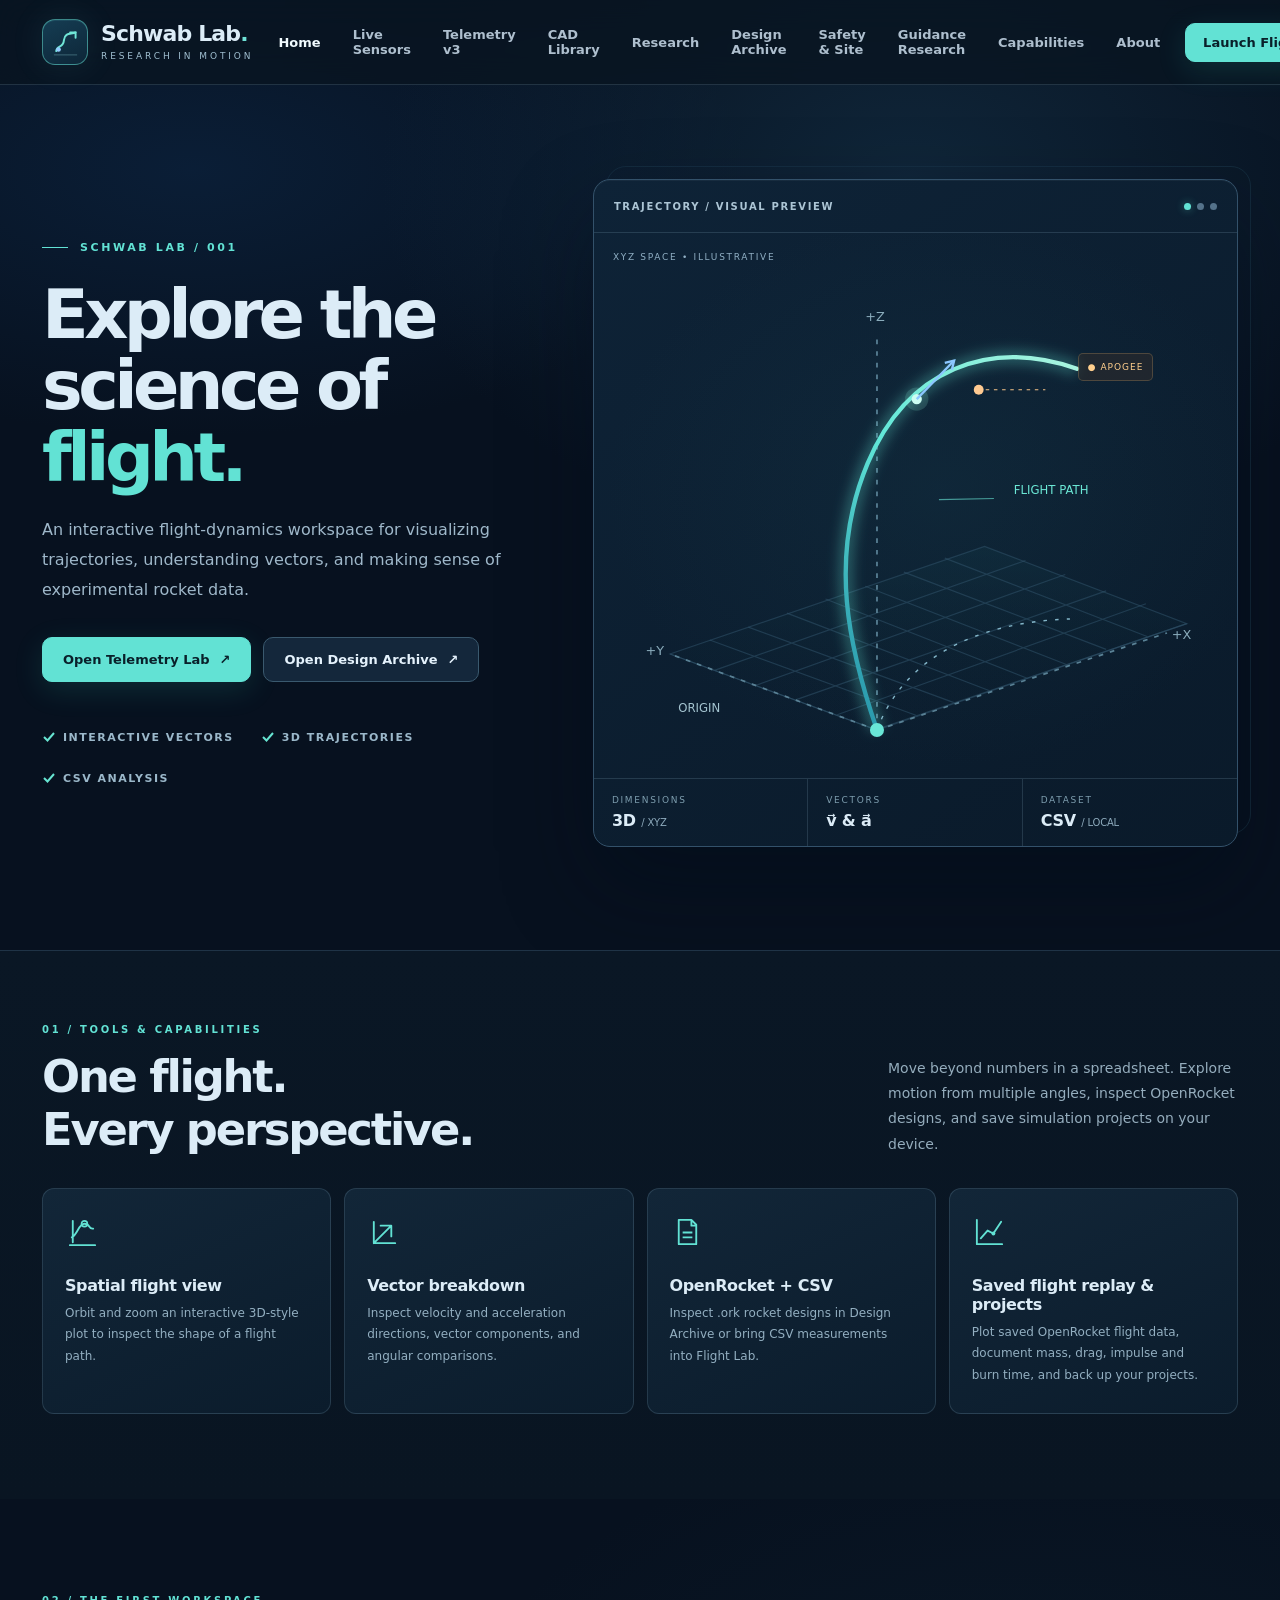
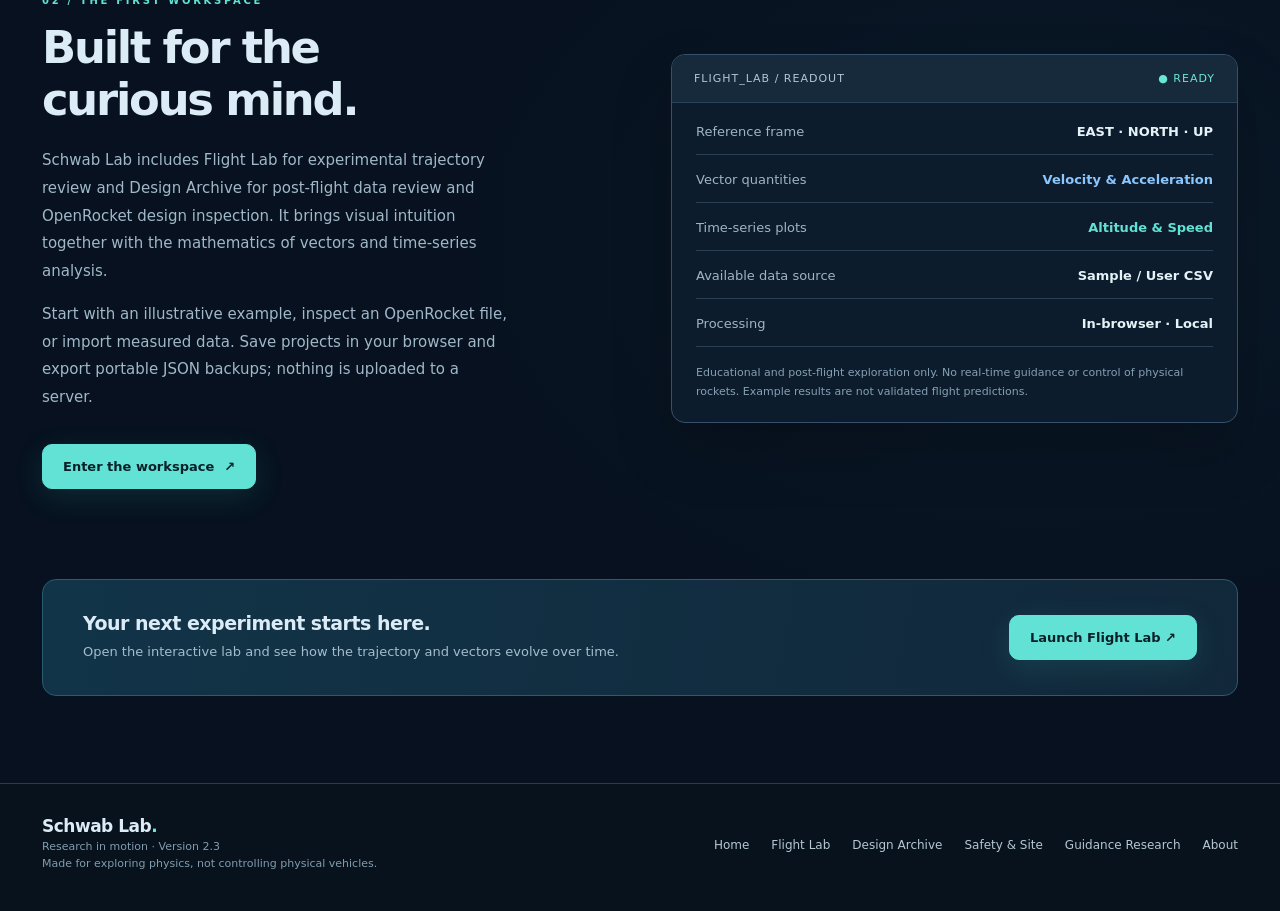
<file: index.html>
<!doctype html>
<html lang="en">
<head>
<meta charset="utf-8">
<meta name="viewport" content="width=device-width, initial-scale=1">
<meta name="theme-color" content="#080f1a">
<meta name="description" content="Schwab Lab is an interactive, browser-based workspace for exploring rocket trajectories, vector analysis, and flight data.">
<title>Schwab Lab — Research in Motion</title>
<link rel="stylesheet" href="assets/css/home.css">
<link rel="icon" type="image/svg+xml" href="assets/icons/favicon.svg">
</head>
<body>
<header class="site-nav"><div class="wrap nav-inner">
<a class="brand" href="index.html" aria-label="Schwab Lab home"><span class="mark"><svg viewBox="0 0 40 40" aria-hidden="true" fill="none"><path d="M8 31 C9 23,17 28,18 17 S28 10,33 7" stroke="#70e5d6" stroke-width="2.5" stroke-linecap="round"/><path d="M26 7h7v7" stroke="#70e5d6" stroke-width="2.5" stroke-linecap="round"/><circle cx="11" cy="29" r="3" fill="#94caff"/><path d="M5 36h30" stroke="#4a7885" stroke-width="1"/></svg></span><span><div class="brand-name">Schwab Lab<span style="color:#6fe2d7">.</span></div><div class="brand-tag">RESEARCH IN MOTION</div></span></a>
<nav class="navlinks" aria-label="Main navigation"><a href="index.html" class="active" aria-current="page">Home</a><a href="live.html">Live Sensors</a><a href="telemetry.html">Telemetry v3</a><a href="cad.html">CAD Library</a><a href="guidance.html">Research</a><a href="physics.html">Design Archive</a><a href="physics.html#siteConditions">Safety &amp; Site</a><a href="physics.html#guidanceResearch">Guidance Research</a><a href="#features">Capabilities</a><a href="#about">About</a></nav>
<a class="btn btn-primary navcta" href="flight.html">Launch Flight Lab <span aria-hidden="true">↗</span></a>
</div></header>
<main>
<section class="wrap hero">
<div><div class="overline">SCHWAB LAB / 001</div><h1>Explore the<br>science of<br><em>flight.</em></h1><p class="lead">An interactive flight-dynamics workspace for visualizing trajectories, understanding vectors, and making sense of experimental rocket data.</p><div class="hero-actions"><a class="btn btn-primary" href="telemetry.html">Open Telemetry Lab <span aria-hidden="true">↗</span></a><a class="btn btn-secondary" href="physics.html">Open Design Archive <span aria-hidden="true">↗</span></a></div><div class="microline"><span><svg width="14" height="14" viewBox="0 0 14 14" fill="none" aria-hidden="true"><path d="m2 7 3.5 3.5L12 3" stroke="currentColor" stroke-width="2"/></svg>Interactive vectors</span><span><svg width="14" height="14" viewBox="0 0 14 14" fill="none" aria-hidden="true"><path d="m2 7 3.5 3.5L12 3" stroke="currentColor" stroke-width="2"/></svg>3D trajectories</span><span><svg width="14" height="14" viewBox="0 0 14 14" fill="none" aria-hidden="true"><path d="m2 7 3.5 3.5L12 3" stroke="currentColor" stroke-width="2"/></svg>CSV analysis</span></div></div>
<div style="position:relative"><div class="viz-outline"></div><div class="viz-card"><div class="viz-top"><span>Trajectory / Visual Preview</span><span class="lights" aria-label="Illustration"><i></i><i></i><i></i></span></div>
<div class="viz-stage"><span class="stage-label">XYZ SPACE • ILLUSTRATIVE</span><span class="apogee-flag">● APOGEE</span>
<svg viewBox="0 0 550 450" role="img" aria-label="Illustrative 3D-style rocket trajectory plotted above an isometric grid">
<defs><linearGradient id="track" x1="0" y1="1" x2="1" y2="0"><stop stop-color="#218da6"/><stop offset=".47" stop-color="#62e8d8"/><stop offset="1" stop-color="#aaf5df"/></linearGradient><linearGradient id="fade" x1="0" y1="0" x2="0" y2="1"><stop stop-color="#133847" stop-opacity=".32"/><stop offset="1" stop-color="#071723" stop-opacity="0"/></linearGradient><filter id="glow"><feGaussianBlur stdDeviation="5"/></filter></defs>
<g stroke="#31536a" stroke-opacity=".55" stroke-width="1"><path d="M65 352 242 417 507 326 334 260Z" fill="url(#fade)"/><path d="M103 366 369 272M138 379 403 284M173 391 438 298M208 404 472 309M240 417 507 326M65 352 242 417M99 340 277 405M132 329 309 394M165 317 340 384M198 305 371 373M232 294 404 361M265 282 438 348M300 270 473 337"/></g>
<g fill="none" stroke-width="1.5" stroke-dasharray="4 6"><path d="M242 417V78" stroke="#598195"/><path d="M242 417 490 334" stroke="#598195"/><path d="M242 417 65 352" stroke="#598195"/></g><g fill="#8aacbc" font-size="11" font-family="system-ui"><text x="232" y="67">+Z</text><text x="494" y="339">+X</text><text x="44" y="353">+Y</text></g>
<path d="M242 417 C218 347,200 270,234 189 S338 82,413 108" fill="none" stroke="#65e7d5" stroke-opacity=".27" stroke-width="13" filter="url(#glow)"/><path id="flight-path" d="M242 417 C218 347,200 270,234 189 S338 82,413 108" fill="none" stroke="url(#track)" stroke-width="3.7" stroke-linecap="round"/><path d="M242 417 C263 360,320 325,407 322" fill="none" stroke="#83b6c9" stroke-dasharray="3 7" stroke-width="1.2"/><circle cx="242" cy="417" r="6" fill="#69e7d7"/>
<path d="M328 126 386 126" stroke="#f2c086" stroke-dasharray="3 4"/><circle cx="329" cy="126" r="4.2" fill="#ffca91"/>
<g class="pulse"><circle cx="276" cy="134" r="10" fill="#8ef5db" fill-opacity=".17"/><circle cx="276" cy="134" r="4.4" fill="#cdfdf2"/><path d="M276 134 308 101" stroke="#8bc7ff" stroke-width="2"/><path d="m300 103 8 -2 -2 8" fill="none" stroke="#8bc7ff" stroke-width="2"/></g>
<g font-family="system-ui" fill="#a4c4d0" font-size="10"><text x="72" y="402">ORIGIN</text><text x="359" y="215" fill="#6be7d5">FLIGHT PATH</text><path d="M342 219 295 220" stroke="#469c99" stroke-width="1"/></g>
</svg></div><div class="viz-bottom"><div class="viz-stat"><small>Dimensions</small><strong>3D <i>/ XYZ</i></strong></div><div class="viz-stat"><small>Vectors</small><strong>v⃗ &amp; a⃗</strong></div><div class="viz-stat"><small>Dataset</small><strong>CSV <i>/ LOCAL</i></strong></div></div></div></div>
</section>
<section class="features" id="features"><div class="wrap"><div class="section-head"><div><span class="kicker">01 / TOOLS & CAPABILITIES</span><h2>One flight.<br>Every perspective.</h2></div><p class="section-explain">Move beyond numbers in a spreadsheet. Explore motion from multiple angles, inspect OpenRocket designs, and save simulation projects on your device.</p></div>
<div class="feature-grid">
<article class="feature"><svg viewBox="0 0 36 36" fill="none" aria-hidden="true"><path d="M5 31h26M8 28V6M7 23c6-3 7-14 13-14s4 6 9 5" stroke="currentColor" stroke-width="1.9" stroke-linecap="round"/><circle cx="20" cy="9" r="3" stroke="currentColor" stroke-width="1.7"/></svg><h3>Spatial flight view</h3><p>Orbit and zoom an interactive 3D-style plot to inspect the shape of a flight path.</p></article>
<article class="feature"><svg viewBox="0 0 36 36" fill="none" aria-hidden="true"><path d="M7 29 25 11m0 0v11m0-11H14M7 7v22h22" stroke="currentColor" stroke-width="1.9" stroke-linecap="round" stroke-linejoin="round"/></svg><h3>Vector breakdown</h3><p>Inspect velocity and acceleration directions, vector components, and angular comparisons.</p></article>
<article class="feature"><svg viewBox="0 0 36 36" fill="none" aria-hidden="true"><path d="M9 5h13l5 5v20H9zM22 5v6h5M13 18h10M13 23h10" stroke="currentColor" stroke-width="1.9" stroke-linejoin="round"/></svg><h3>OpenRocket + CSV</h3><p>Inspect .ork rocket designs in Design Archive or bring CSV measurements into Flight Lab.</p></article>
<article class="feature"><svg viewBox="0 0 36 36" fill="none" aria-hidden="true"><path d="M5 30V5m0 25h26M9 24l7-8 6 3 8-12" stroke="currentColor" stroke-width="1.9" stroke-linecap="round" stroke-linejoin="round"/><circle cx="22" cy="19" r="2" fill="currentColor"/></svg><h3>Saved flight replay &amp; projects</h3><p>Plot saved OpenRocket flight data, document mass, drag, impulse and burn time, and back up your projects.</p></article>
</div></div></section>
<section class="module" id="about"><div class="wrap module-inner"><div><span class="kicker">02 / THE FIRST WORKSPACE</span><h2>Built for the<br>curious mind.</h2><p>Schwab Lab includes Flight Lab for experimental trajectory review and Design Archive for post-flight data review and OpenRocket design inspection. It brings visual intuition together with the mathematics of vectors and time-series analysis.</p><p>Start with an illustrative example, inspect an OpenRocket file, or import measured data. Save projects in your browser and export portable JSON backups; nothing is uploaded to a server.</p><a class="btn btn-primary" href="flight.html">Enter the workspace <span aria-hidden="true">↗</span></a></div><div class="codecard"><div class="codehead"><span>FLIGHT_LAB / READOUT</span><span style="color:#69e6d4">● READY</span></div><div class="code-body"><div class="code-row"><span>Reference frame</span><b>EAST · NORTH · UP</b></div><div class="code-row"><span>Vector quantities</span><b class="blue">Velocity &amp; Acceleration</b></div><div class="code-row"><span>Time-series plots</span><b class="cyan">Altitude &amp; Speed</b></div><div class="code-row"><span>Available data source</span><b>Sample / User CSV</b></div><div class="code-row"><span>Processing</span><b>In-browser · Local</b></div><div class="tiny">Educational and post-flight exploration only. No real-time guidance or control of physical rockets. Example results are not validated flight predictions.</div></div></div></div></section>
<div class="wrap"><div class="banner"><div><strong>Your next experiment starts here.</strong><p>Open the interactive lab and see how the trajectory and vectors evolve over time.</p></div><a href="flight.html" class="btn btn-primary">Launch Flight Lab ↗</a></div></div>
</main>
<footer class="footer"><div class="wrap foot-inner"><div><div style="font-size:17px;font-weight:850;letter-spacing:-.5px">Schwab Lab<span style="color:#67e9d7">.</span></div><p>Research in motion · Version 2.3</p><p>Made for exploring physics, not controlling physical vehicles.</p></div><div class="foot-links"><a href="index.html">Home</a><a href="flight.html">Flight Lab</a><a href="physics.html">Design Archive</a><a href="physics.html#siteConditions">Safety &amp; Site</a><a href="physics.html#guidanceResearch">Guidance Research</a><a href="#about">About</a></div></div></footer>
</body>
</html>
</file>
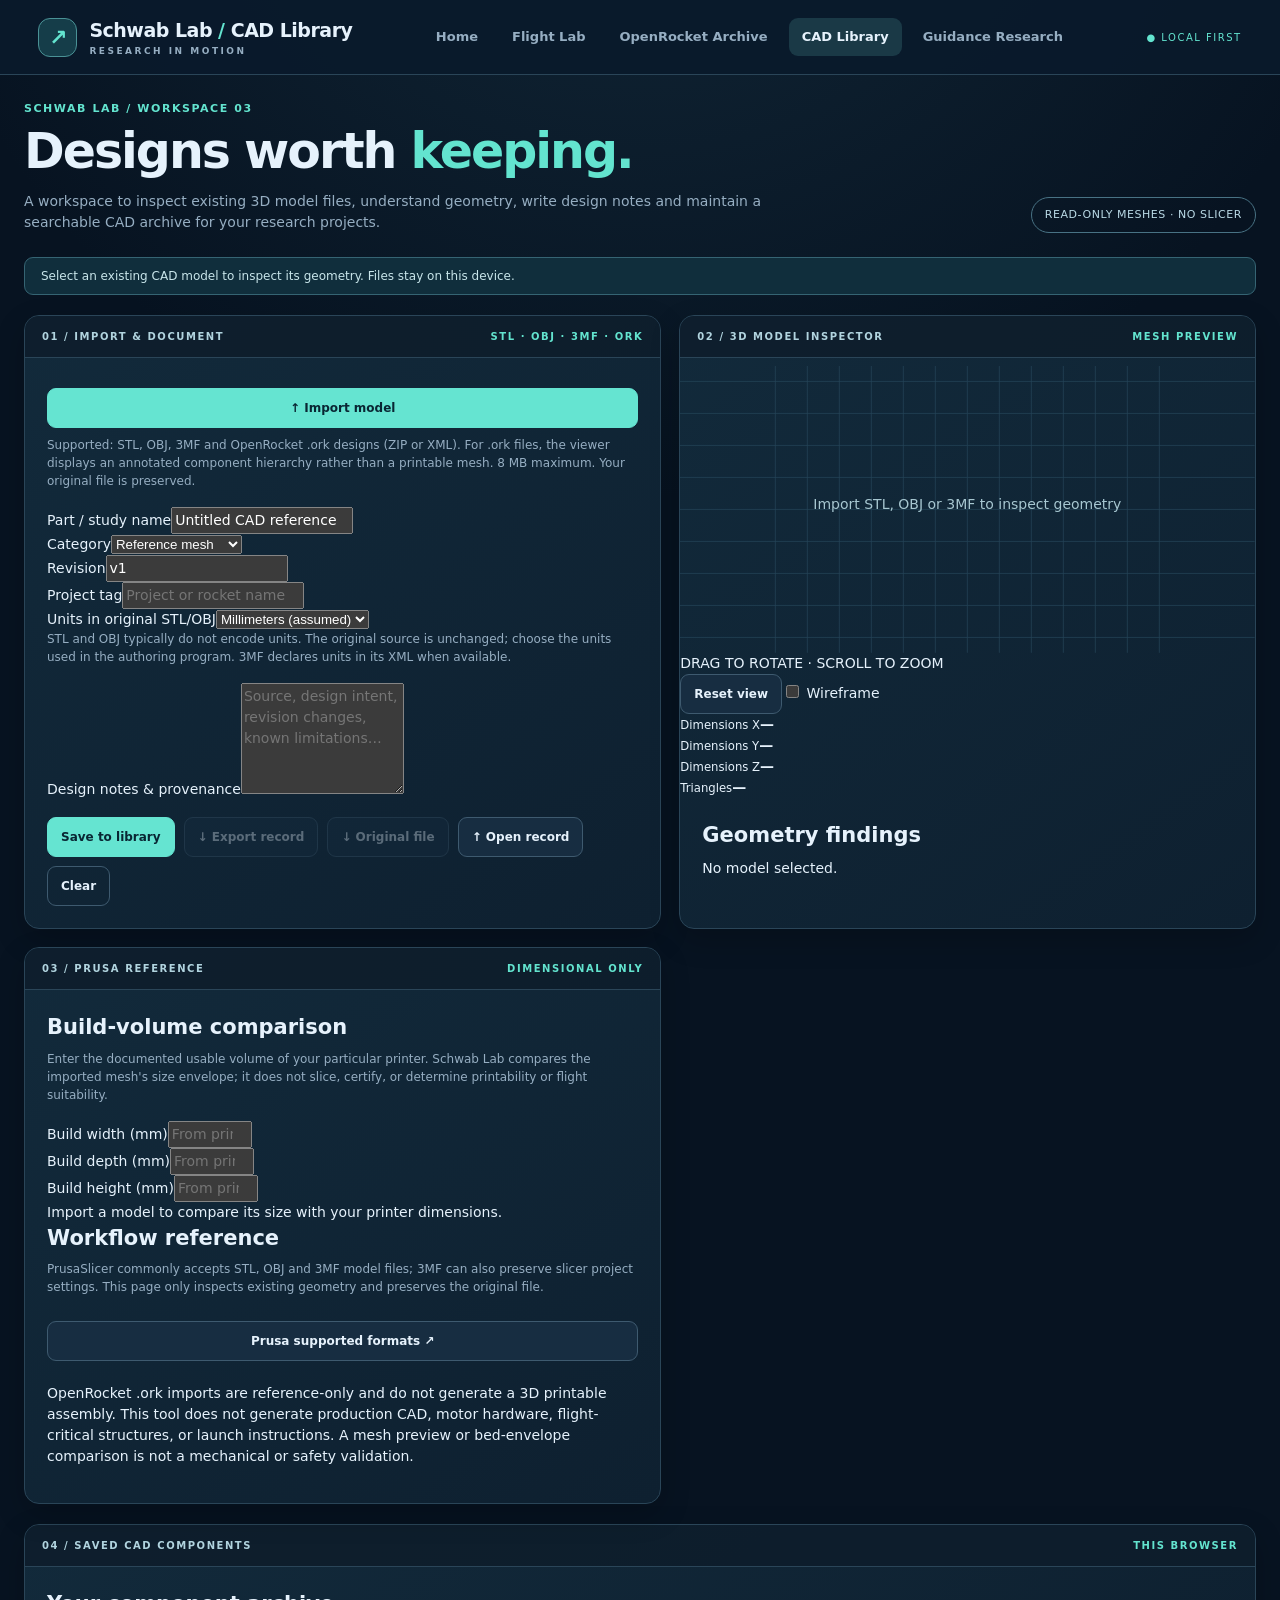
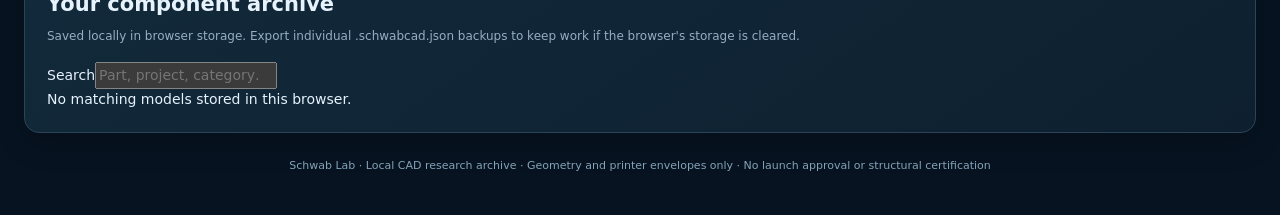
<file: cad.html>
<!doctype html>
<html lang="en"><head><meta charset="utf-8"><meta name="viewport" content="width=device-width,initial-scale=1"><meta name="theme-color" content="#08111e">
<meta name="description" content="Schwab Lab CAD Library: locally inspect, annotate and archive STL, OBJ, 3MF and OpenRocket design references.">
<title>CAD Library — Schwab Lab</title>
<link rel="icon" type="image/svg+xml" href="assets/icons/favicon.svg"><link rel="stylesheet" href="assets/css/physics.css"><link rel="stylesheet" href="assets/css/cad.css"><script defer src="assets/js/jszip.min.js"></script><script defer src="assets/js/cad-lab.js?v=ork-reference-20261020"></script></head>
<body><header class="topbar"><a class="wordmark" href="index.html"><span class="glyph">↗</span><span>Schwab Lab <span class="slash">/</span> <strong>CAD Library</strong><small>RESEARCH IN MOTION</small></span></a><nav aria-label="Workspaces"><a href="index.html">Home</a><a href="lab.html">Flight Lab</a><a href="physics.html">OpenRocket Archive</a><a class="selected" href="cad.html" aria-current="page">CAD Library</a><a href="guidance.html">Guidance Research</a></nav><span class="status">● LOCAL FIRST</span></header>
<main class="shell"><div class="intro"><div><p class="eyebrow">SCHWAB LAB / WORKSPACE 03</p><h1>Designs worth <em>keeping.</em></h1><p class="lede">A workspace to inspect existing 3D model files, understand geometry, write design notes and maintain a searchable CAD archive for your research projects.</p></div><span class="model-tag">READ-ONLY MESHES · NO SLICER</span></div>
<div id="cadStatus" class="notice" role="status" aria-live="polite">Select an existing CAD model to inspect its geometry. Files stay on this device.</div>
<div class="cad-grid">
<section class="surface cad-side"><div class="panelhead"><span>01 / IMPORT &amp; DOCUMENT</span><span class="tiny">STL · OBJ · 3MF · ORK</span></div><div class="cad-pad"><label for="cadInput" class="button main upload full">↑ Import model<input id="cadInput" type="file" accept=".stl,.obj,.3mf,.ork" hidden></label><p class="subtle small">Supported: STL, OBJ, 3MF and OpenRocket .ork designs (ZIP or XML). For .ork files, the viewer displays an annotated component hierarchy rather than a printable mesh. 8 MB maximum. Your original file is preserved.</p>
<div class="cad-field"><label for="cadName">Part / study name</label><input id="cadName" type="text" maxlength="100" placeholder="e.g. 3D printed display concept" value="Untitled CAD reference"></div>
<div class="cad-two"><div class="cad-field"><label for="cadCategory">Category</label><select id="cadCategory"><option value="reference">Reference mesh</option><option value="display">Display mockup</option><option value="fit">Dimensional study</option><option value="other">Other</option></select></div><div class="cad-field"><label for="cadRevision">Revision</label><input id="cadRevision" maxlength="24" value="v1" placeholder="v1"></div></div>
<div class="cad-field"><label for="cadProject">Project tag</label><input id="cadProject" maxlength="60" placeholder="Project or rocket name"></div>
<div class="cad-field"><label for="cadUnits">Units in original STL/OBJ</label><select id="cadUnits"><option value="mm">Millimeters (assumed)</option><option value="cm">Centimeters</option><option value="in">Inches</option><option value="m">Meters</option></select></div><p class="subtle small">STL and OBJ typically do not encode units. The original source is unchanged; choose the units used in the authoring program. 3MF declares units in its XML when available.</p>
<div class="cad-field"><label for="cadNotes">Design notes &amp; provenance</label><textarea id="cadNotes" rows="5" maxlength="3000" placeholder="Source, design intent, revision changes, known limitations…"></textarea></div>
<div class="cad-actions"><button class="button main" id="cadSave">Save to library</button><button class="button" id="cadExport" disabled>↓ Export record</button><button class="button" id="cadOriginal" disabled>↓ Original file</button><label for="cadOpenRecord" class="button upload">↑ Open record<input id="cadOpenRecord" type="file" accept=".json,.schwabcad" hidden></label><button class="button ghost" id="cadClear">Clear</button></div></div></section>
<section class="surface cad-view"><div class="panelhead"><span>02 / 3D MODEL INSPECTOR</span><span class="tiny">MESH PREVIEW</span></div><div class="cad-canvas-wrap"><canvas id="cadCanvas" aria-label="Interactive read-only preview of imported CAD mesh or OpenRocket design component tree" role="img"></canvas><div class="cad-label">DRAG TO ROTATE · SCROLL TO ZOOM</div><div class="cad-canvas-toolbar"><button id="cadResetView" class="button">Reset view</button><label><input id="cadWire" type="checkbox"> Wireframe</label></div></div><div class="cad-metrics" id="cadMetrics"><div><small>Dimensions X</small><b id="dimX">—</b></div><div><small>Dimensions Y</small><b id="dimY">—</b></div><div><small>Dimensions Z</small><b id="dimZ">—</b></div><div><small>Triangles</small><b id="cadTriangles">—</b></div></div><div class="cad-pad"><h2>Geometry findings</h2><div id="cadFindings" class="cad-findings"><p class="subtle">Import a mesh to examine its geometry, or an OpenRocket .ork design to inspect its component hierarchy and recorded dimensions.</p></div></div></section>
<aside class="surface cad-right"><div class="panelhead"><span>03 / PRUSA REFERENCE</span><span class="tiny">DIMENSIONAL ONLY</span></div><div class="cad-pad"><h2>Build-volume comparison</h2><p class="subtle small">Enter the documented usable volume of your particular printer. Schwab Lab compares the imported mesh's size envelope; it does not slice, certify, or determine printability or flight suitability.</p>
<div class="cad-field"><label for="bedX">Build width (mm)</label><input id="bedX" type="number" min="1" max="2000" step="1" placeholder="From printer manual"></div><div class="cad-field"><label for="bedY">Build depth (mm)</label><input id="bedY" type="number" min="1" max="2000" step="1" placeholder="From printer manual"></div><div class="cad-field"><label for="bedZ">Build height (mm)</label><input id="bedZ" type="number" min="1" max="2000" step="1" placeholder="From printer manual"></div><div id="bedFinding" class="cad-fit" role="status">Enter your printer's dimensions to compare model size.</div><div class="cad-divider"></div><h2>Workflow reference</h2><p class="subtle small">PrusaSlicer commonly accepts STL, OBJ and 3MF model files; 3MF can also preserve slicer project settings. This page only inspects existing geometry and preserves the original file.</p><a class="button full" target="_blank" rel="noopener noreferrer" href="https://help.prusa3d.com/article/supported-file-formats_1772">Prusa supported formats ↗</a><p class="cad-warning">OpenRocket .ork imports are reference-only and do not generate a 3D printable assembly. This tool does not generate production CAD, motor hardware, flight-critical structures, or launch instructions. A mesh preview or bed-envelope comparison is not a mechanical or safety validation.</p></div></aside></div>
<section class="surface cad-library"><div class="panelhead"><span>04 / SAVED CAD COMPONENTS</span><span class="tiny">THIS BROWSER</span></div><div class="cad-pad"><div class="cad-library-head"><div><h2>Your component archive</h2><p class="subtle small">Saved locally in browser storage. Export individual .schwabcad.json backups to keep work if the browser's storage is cleared.</p></div><label for="cadSearch" class="cad-search-label">Search<input id="cadSearch" placeholder="Part, project, category…" type="search"></label></div><div id="cadLibrary" class="cad-library-list"></div></div></section>
<footer class="cad-footer">Schwab Lab · Local CAD research archive · Geometry and printer envelopes only · No launch approval or structural certification</footer></main></body></html>
</file>
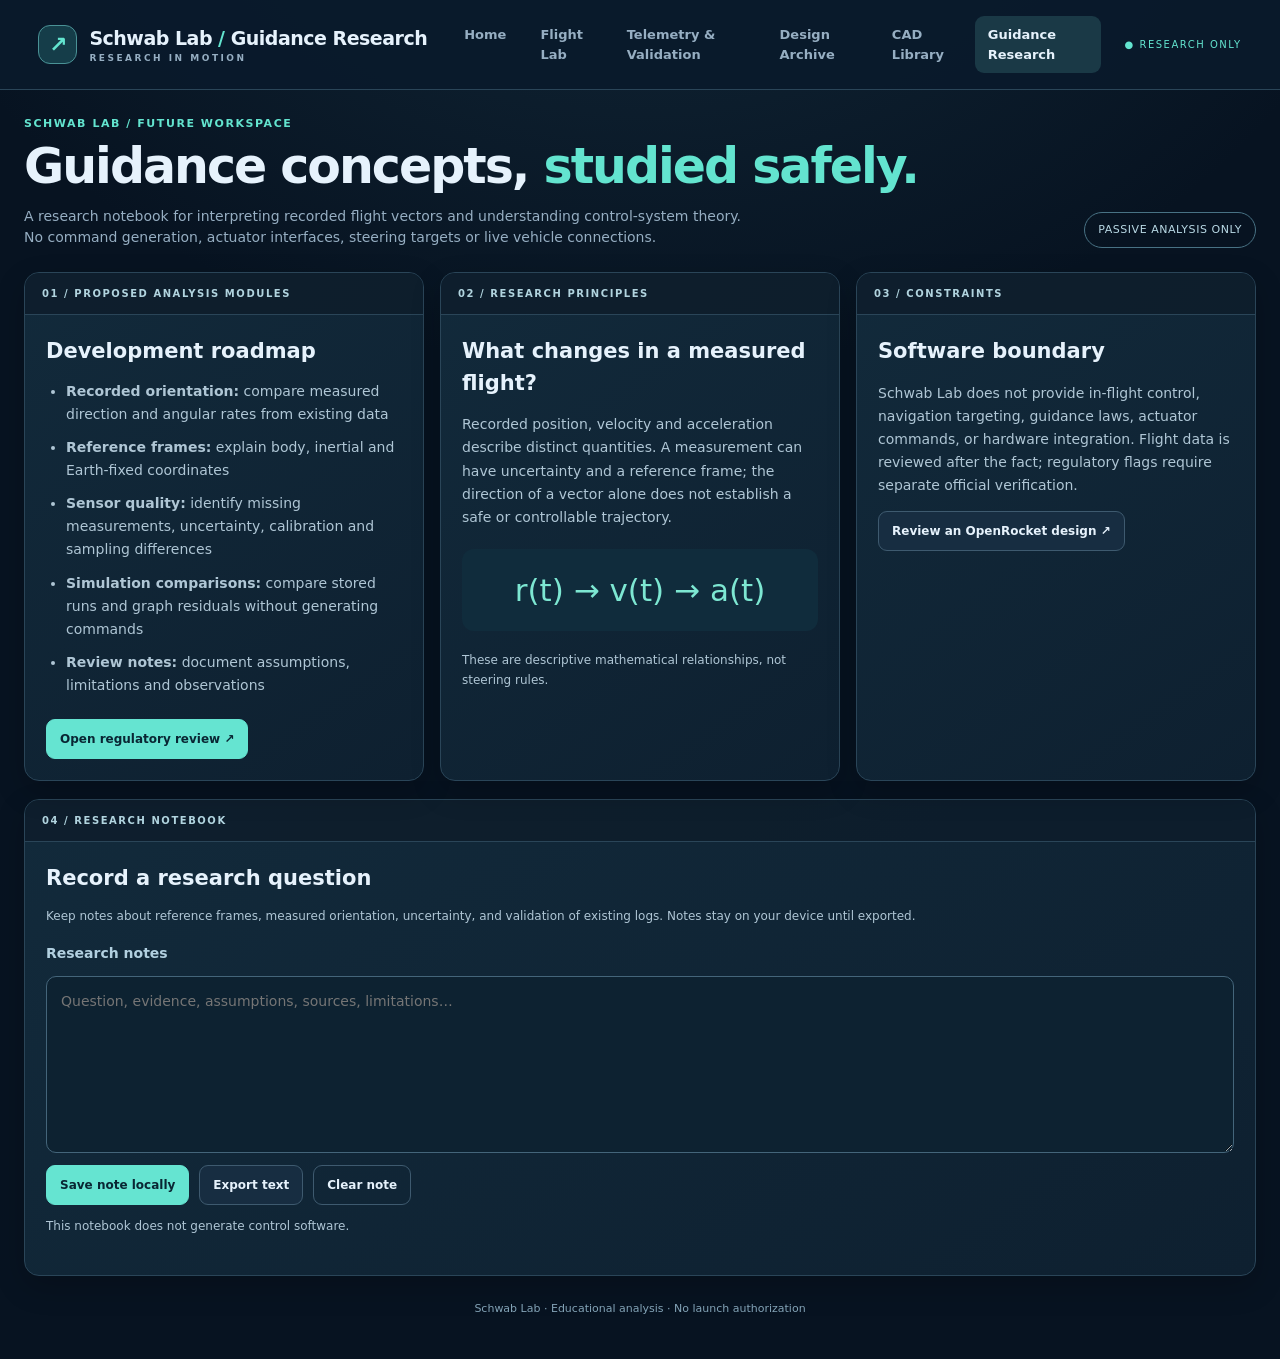
<file: guidance.html>
<!doctype html><html lang="en"><head><meta charset="utf-8"><meta name="viewport" content="width=device-width, initial-scale=1"><meta name="theme-color" content="#08111e"><title>Guidance Research — Schwab Lab</title><link rel="icon" type="image/svg+xml" href="assets/icons/favicon.svg"><link rel="stylesheet" href="assets/css/physics.css"><link rel="stylesheet" href="assets/css/guidance.css"></head><body>
<header class="topbar"><a class="wordmark" href="index.html"><span class="glyph">↗</span><span>Schwab Lab <span class="slash">/</span> <strong>Guidance Research</strong><small>RESEARCH IN MOTION</small></span></a><nav aria-label="Workspaces"><a href="index.html">Home</a><a href="lab.html">Flight Lab</a><a href="telemetry.html">Telemetry & Validation</a><a href="physics.html">Design Archive</a><a href="cad.html">CAD Library</a><a class="selected" href="guidance.html" aria-current="page">Guidance Research</a></nav><span class="status">● RESEARCH ONLY</span></header>
<main class="shell"><div class="intro"><div><p class="eyebrow">SCHWAB LAB / FUTURE WORKSPACE</p><h1>Guidance concepts, <em>studied safely.</em></h1><p class="lede">A research notebook for interpreting recorded flight vectors and understanding control-system theory. No command generation, actuator interfaces, steering targets or live vehicle connections.</p></div><span class="model-tag">PASSIVE ANALYSIS ONLY</span></div>
<section class="g-layout"><article class="surface g-card"><div class="panelhead">01 / PROPOSED ANALYSIS MODULES</div><div class="g-pad"><h2>Development roadmap</h2><ul><li><b>Recorded orientation:</b> compare measured direction and angular rates from existing data</li><li><b>Reference frames:</b> explain body, inertial and Earth-fixed coordinates</li><li><b>Sensor quality:</b> identify missing measurements, uncertainty, calibration and sampling differences</li><li><b>Simulation comparisons:</b> compare stored runs and graph residuals without generating commands</li><li><b>Review notes:</b> document assumptions, limitations and observations</li></ul><a class="button main" href="physics.html#siteConditions">Open regulatory review ↗</a></div></article><article class="surface g-card"><div class="panelhead">02 / RESEARCH PRINCIPLES</div><div class="g-pad"><h2>What changes in a measured flight?</h2><p>Recorded position, velocity and acceleration describe distinct quantities. A measurement can have uncertainty and a reference frame; the direction of a vector alone does not establish a safe or controllable trajectory.</p><div class="g-math">r(t) → v(t) → a(t)</div><p class="subtle">These are descriptive mathematical relationships, not steering rules.</p></div></article><article class="surface g-card"><div class="panelhead">03 / CONSTRAINTS</div><div class="g-pad"><h2>Software boundary</h2><p>Schwab Lab does not provide in-flight control, navigation targeting, guidance laws, actuator commands, or hardware integration. Flight data is reviewed after the fact; regulatory flags require separate official verification.</p><a class="button" href="physics.html">Review an OpenRocket design ↗</a></div></article></section>
<section class="surface g-card" style="margin-top:18px"><div class="panelhead">04 / RESEARCH NOTEBOOK</div><div class="g-pad"><h2>Record a research question</h2><p class="subtle">Keep notes about reference frames, measured orientation, uncertainty, and validation of existing logs. Notes stay on your device until exported.</p><label for="guidanceNote">Research notes</label><textarea id="guidanceNote" rows="7" maxlength="10000" placeholder="Question, evidence, assumptions, sources, limitations…"></textarea><div class="research-actions"><button id="guidanceSave" class="button main">Save note locally</button><button id="guidanceExport" class="button">Export text</button><button id="guidanceClear" class="button ghost">Clear note</button></div><p id="guidanceStatus" class="subtle" role="status" aria-live="polite">This notebook does not generate control software.</p></div></section><footer>Schwab Lab · Educational analysis · No launch authorization</footer></main><script defer src="assets/js/guidance.js"></script></body></html>
</file>
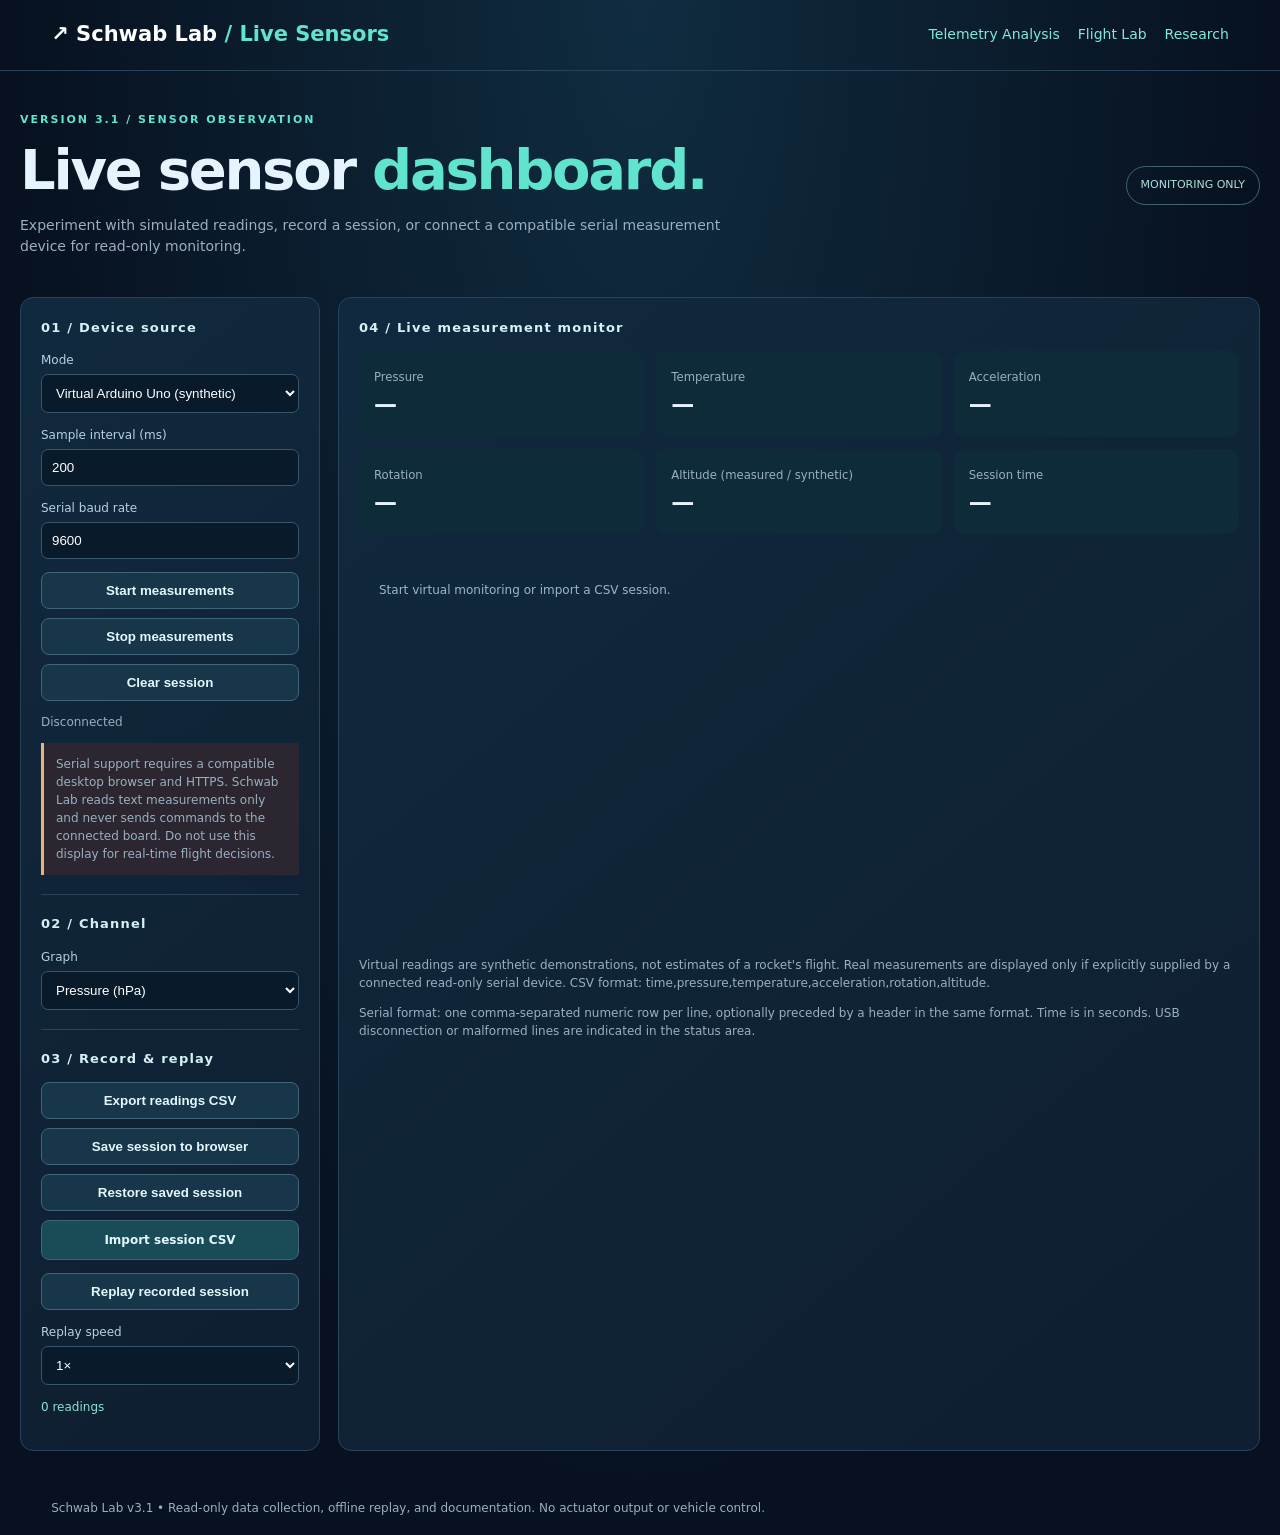
<file: live.html>
<!doctype html><html lang="en"><head><meta charset="utf-8"><meta name="viewport" content="width=device-width, initial-scale=1"><title>Live Sensors — Schwab Lab</title><link rel="stylesheet" href="assets/css/telemetry.css"><link rel="icon" href="assets/icons/favicon.svg"><style>.live-layout{display:grid;grid-template-columns:300px 1fr;gap:18px}.live-controls button{margin-bottom:8px}.live-controls select{width:100%}.live-chart{height:390px}.live-kpis{display:grid;grid-template-columns:repeat(3,1fr);gap:12px}.live-kpis div{background:#0e2b39;padding:15px;border-radius:10px}.live-kpis b{display:block;font-size:23px}.live-kpis small{color:#9aafc0}.live-warning{border-left:3px solid #e5b477;padding:12px;background:#2b2630;color:#ead4b6}.live-status{color:#8ce6d6}.live-controls input[type=number]{width:100%}@media(max-width:800px){.live-layout{grid-template-columns:1fr}.live-kpis{grid-template-columns:repeat(2,1fr)}}</style></head><body><header><a class="brand" href="index.html">↗ Schwab Lab <span>/ Live Sensors</span></a><nav><a href="telemetry.html">Telemetry Analysis</a><a href="lab.html">Flight Lab</a><a href="guidance.html">Research</a></nav></header><main><div class="hero"><div><p class="eyebrow">VERSION 3.1 / SENSOR OBSERVATION</p><h1>Live sensor <em>dashboard.</em></h1><p>Experiment with simulated readings, record a session, or connect a compatible serial measurement device for read-only monitoring.</p></div><span class="tag">MONITORING ONLY</span></div><section class="live-layout"><aside class="panel live-controls"><h2>01 / Device source</h2><label>Mode<select id="mode"><option value="virtual">Virtual Arduino Uno (synthetic)</option><option value="serial">USB Serial (read only)</option></select></label><label>Sample interval (ms)<input type="number" id="period" min="100" max="2000" step="100" value="200"></label><label>Serial baud rate<input type="number" id="baud" min="1200" max="115200" step="1" value="9600"></label><button id="start">Start measurements</button><button id="stop" disabled>Stop measurements</button><button id="clear">Clear session</button><p id="deviceStatus" class="live-status" role="status">Disconnected</p><p class="live-warning">Serial support requires a compatible desktop browser and HTTPS. Schwab Lab reads text measurements only and never sends commands to the connected board. Do not use this display for real-time flight decisions.</p><hr><h2>02 / Channel</h2><label>Graph<select id="channel"><option value="pressure">Pressure (hPa)</option><option value="temperature">Temperature (°C)</option><option value="acceleration">Acceleration (m/s²)</option><option value="rotation">Rotation rate (°/s)</option><option value="altitude">Altitude (m)</option></select></label><hr><h2>03 / Record & replay</h2><button id="download">Export readings CSV</button><button id="save">Save session to browser</button><button id="restore">Restore saved session</button><label class="upload">Import session CSV<input type="file" id="file" accept=".csv,text/csv"></label><button id="replay">Replay recorded session</button><label>Replay speed<select id="replaySpeed"><option value="1">1×</option><option value="2">2×</option><option value="4">4×</option></select></label><p id="countStatus" class="status">0 readings</p></aside><div class="panel"><h2>04 / Live measurement monitor</h2><div class="live-kpis"><div><small>Pressure</small><b id="pressureVal">—</b></div><div><small>Temperature</small><b id="temperatureVal">—</b></div><div><small>Acceleration</small><b id="accelerationVal">—</b></div><div><small>Rotation</small><b id="rotationVal">—</b></div><div><small>Altitude (measured / synthetic)</small><b id="altitudeVal">—</b></div><div><small>Session time</small><b id="timeVal">—</b></div></div><canvas id="liveChart" class="live-chart" aria-label="Sensor measurements over time"></canvas><p class="note">Virtual readings are synthetic demonstrations, not estimates of a rocket's flight. Real measurements are displayed only if explicitly supplied by a connected read-only serial device. CSV format: time,pressure,temperature,acceleration,rotation,altitude.</p><p class="note">Serial format: one comma-separated numeric row per line, optionally preceded by a header in the same format. Time is in seconds. USB disconnection or malformed lines are indicated in the status area.</p></div></section></main><footer>Schwab Lab v3.1 • Read-only data collection, offline replay, and documentation. No actuator output or vehicle control.</footer><script src="assets/js/live-sensors.js" defer></script></body></html>
</file>
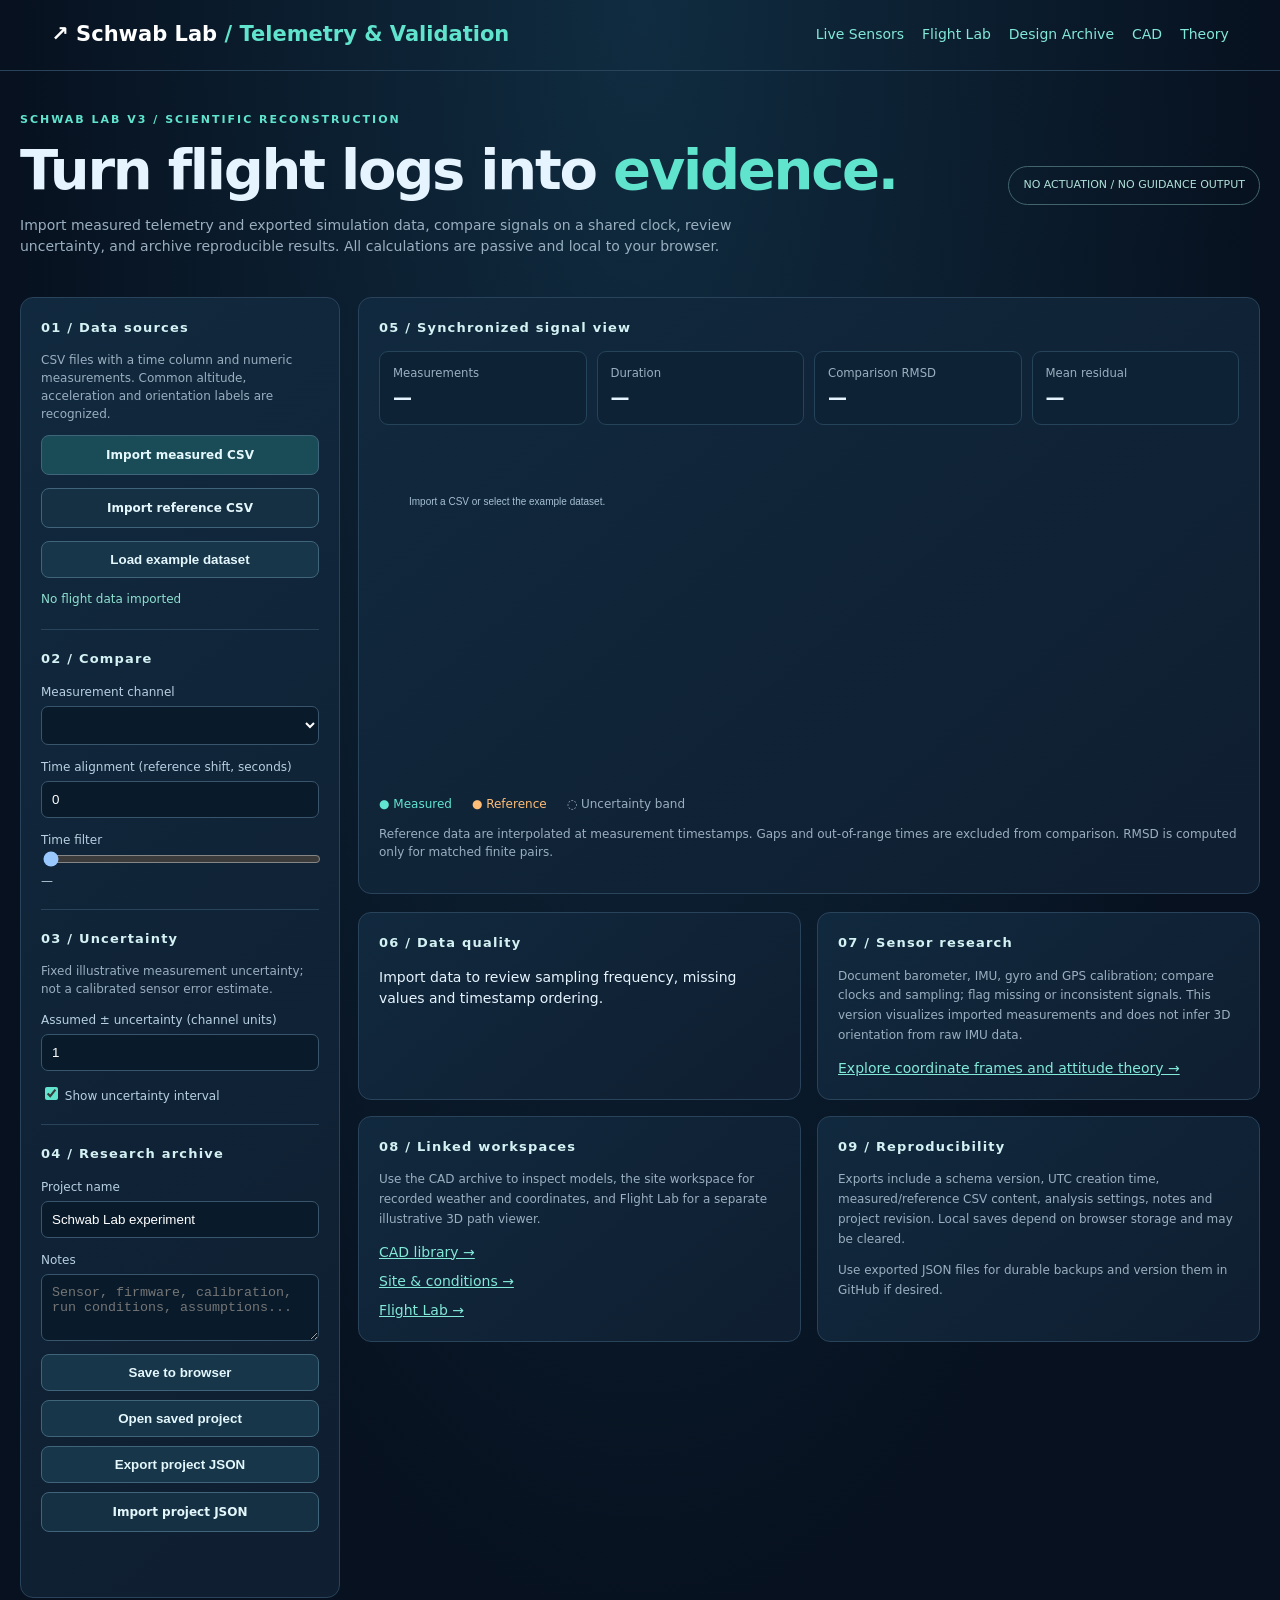
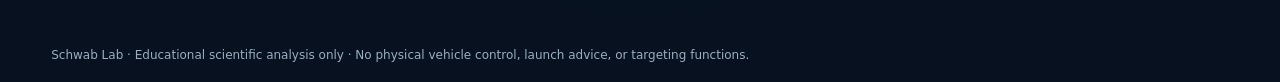
<file: telemetry.html>
<!doctype html>
<html lang="en"><head><meta charset="utf-8"><meta name="viewport" content="width=device-width,initial-scale=1"><title>Telemetry & Validation — Schwab Lab</title><link rel="icon" href="assets/icons/favicon.svg"><link rel="stylesheet" href="assets/css/telemetry.css"></head>
<body><header><a class="brand" href="index.html">↗ Schwab Lab <span>/ Telemetry & Validation</span></a><nav><a href="live.html">Live Sensors</a><a href="lab.html">Flight Lab</a><a href="physics.html">Design Archive</a><a href="cad.html">CAD</a><a href="guidance.html">Theory</a></nav></header>
<main><div class="hero"><div><p class="eyebrow">SCHWAB LAB V3 / SCIENTIFIC RECONSTRUCTION</p><h1>Turn flight logs into <em>evidence.</em></h1><p>Import measured telemetry and exported simulation data, compare signals on a shared clock, review uncertainty, and archive reproducible results. All calculations are passive and local to your browser.</p></div><span class="tag">NO ACTUATION / NO GUIDANCE OUTPUT</span></div>
<section class="layout">
<aside class="panel"><h2>01 / Data sources</h2><p>CSV files with a time column and numeric measurements. Common altitude, acceleration and orientation labels are recognized.</p><label class="upload">Import measured CSV<input id="measuredFile" type="file" accept=".csv,.txt"></label><label class="upload secondary">Import reference CSV<input id="referenceFile" type="file" accept=".csv,.txt"></label><button id="sampleBtn">Load example dataset</button><p id="sourceInfo" class="status" role="status">No flight data imported</p><hr><h2>02 / Compare</h2><label>Measurement channel<select id="signal"></select></label><label>Time alignment (reference shift, seconds)<input type="number" id="shift" value="0" step="0.1" min="-600" max="600"></label><label>Time filter<input type="range" id="cursor" value="0" min="0" max="1000"><span id="cursorTime">—</span></label><hr><h2>03 / Uncertainty</h2><p>Fixed illustrative measurement uncertainty; not a calibrated sensor error estimate.</p><label>Assumed ± uncertainty (channel units)<input id="uncertainty" type="number" value="1" min="0" max="100000" step="0.1"></label><label><input type="checkbox" id="showBand" checked> Show uncertainty interval</label><hr><h2>04 / Research archive</h2><label>Project name<input id="projectName" value="Schwab Lab experiment" maxlength="100"></label><label>Notes<textarea id="notes" rows="3" placeholder="Sensor, firmware, calibration, run conditions, assumptions..."></textarea></label><button id="saveBtn">Save to browser</button><button id="restoreBtn">Open saved project</button><button id="exportBtn">Export project JSON</button><label class="upload secondary">Import project JSON<input id="projectFile" type="file" accept=".json,.schwab.json,application/json"></label><p id="status" class="status" role="status"></p></aside>
<div class="content"><section class="panel"><h2>05 / Synchronized signal view</h2><div class="metrics"><div><small>Measurements</small><b id="count">—</b></div><div><small>Duration</small><b id="duration">—</b></div><div><small>Comparison RMSD</small><b id="rmsd">—</b></div><div><small>Mean residual</small><b id="bias">—</b></div></div><canvas id="chart" aria-label="Measured and reference time series chart" role="img"></canvas><div class="legend"><span>● Measured</span><span>● Reference</span><span>◌ Uncertainty band</span></div><p class="note">Reference data are interpolated at measurement timestamps. Gaps and out-of-range times are excluded from comparison. RMSD is computed only for matched finite pairs.</p></section>
<section class="cards"><article class="panel"><h2>06 / Data quality</h2><div id="quality">Import data to review sampling frequency, missing values and timestamp ordering.</div></article><article class="panel"><h2>07 / Sensor research</h2><p>Document barometer, IMU, gyro and GPS calibration; compare clocks and sampling; flag missing or inconsistent signals. This version visualizes imported measurements and does not infer 3D orientation from raw IMU data.</p><a href="guidance.html">Explore coordinate frames and attitude theory →</a></article><article class="panel"><h2>08 / Linked workspaces</h2><p>Use the CAD archive to inspect models, the site workspace for recorded weather and coordinates, and Flight Lab for a separate illustrative 3D path viewer.</p><a href="cad.html">CAD library →</a><a href="physics.html#siteConditions">Site & conditions →</a><a href="lab.html">Flight Lab →</a></article><article class="panel"><h2>09 / Reproducibility</h2><p>Exports include a schema version, UTC creation time, measured/reference CSV content, analysis settings, notes and project revision. Local saves depend on browser storage and may be cleared.</p><p>Use exported JSON files for durable backups and version them in GitHub if desired.</p></article></section></div></section></main>
<footer>Schwab Lab · Educational scientific analysis only · No physical vehicle control, launch advice, or targeting functions.</footer><script src="assets/js/telemetry.js" defer></script></body></html>
</file>
<file: assets/css/home.css>
:root{color-scheme:dark;--bg:#07111f;--bg2:#0b1929;--panel:#101f31;--line:rgba(151,186,210,.18);--ice:#dcecf7;--muted:#8da9bd;--cyan:#62e2d4;--sky:#8bc7ff;--orange:#ffca91}
*{box-sizing:border-box}html{scroll-behavior:smooth}body{margin:0;color:var(--ice);background:var(--bg);font-family:Inter,ui-sans-serif,system-ui,-apple-system,BlinkMacSystemFont,"Segoe UI",sans-serif;-webkit-font-smoothing:antialiased}body::before{content:"";position:absolute;inset:0 0 auto;height:890px;pointer-events:none;background:radial-gradient(ellipse 53% 54% at 71% 20%,#15334a9c,transparent 78%),radial-gradient(ellipse 58% 40% at 15% 19%,#0d294a8a,transparent 75%)}a{color:inherit;text-decoration:none}button{font:inherit}.wrap{max-width:1260px;padding:0 32px;margin:auto;position:relative}.site-nav{border-bottom:1px solid var(--line);height:85px;display:flex;align-items:center;position:relative;z-index:5;background:#081421bf;backdrop-filter:blur(16px)}.nav-inner{display:flex;align-items:center;justify-content:space-between;gap:25px;width:100%}.brand{display:inline-flex;align-items:center;gap:13px;min-width:max-content}.mark{width:46px;height:46px;border:1px solid #6be9d97d;background:linear-gradient(155deg,#153d53,#0d2638);border-radius:13px;display:grid;place-items:center;box-shadow:inset 0 1px #7bffff16,0 0 35px #70e2dc18}.mark svg{width:31px;height:31px}.brand-name{font-weight:850;letter-spacing:-.85px;font-size:22px;line-height:1}.brand-tag{font-size:9px;letter-spacing:2.9px;color:#a1c0d1;margin-top:6px}.navlinks{display:flex;align-items:center;gap:32px;color:#aebfce;font-size:13px;font-weight:650}.navlinks a:hover,.foot-links a:hover{color:var(--cyan)}.navlinks a.active{color:#f1fbff}.btn{display:inline-flex;justify-content:center;align-items:center;gap:10px;font-size:13px;font-weight:800;border-radius:10px;padding:14px 20px;border:1px solid #3a596e;transition:transform .18s,background .18s,border-color .18s;cursor:pointer;white-space:nowrap}.btn:hover{transform:translateY(-2px)}.btn-primary{background:var(--cyan);color:#09202a;border-color:var(--cyan);box-shadow:0 8px 30px #37d9c522}.btn-primary:hover{background:#a6f7ed}.btn-secondary{background:#14273b;color:#e5f2fc}.btn-secondary:hover{background:#1d3850}.navcta{padding:11px 17px}.hero{min-height:630px;padding-top:94px;padding-bottom:103px;display:grid;grid-template-columns:minmax(0,.88fr) minmax(0,1.12fr);align-items:center;gap:44px}.overline{color:var(--cyan);text-transform:uppercase;font-size:11px;letter-spacing:2.6px;font-weight:850;display:flex;align-items:center;gap:12px}.overline::before{content:"";width:26px;height:1px;background:var(--cyan)}h1{font-size:clamp(53px,5.35vw,82px);line-height:1.045;letter-spacing:-4.6px;margin:25px 0 22px;font-weight:850}h1 em{font-style:normal;color:var(--cyan)}.lead{font-size:16px;line-height:1.85;color:#9fb8ca;max-width:485px;margin:0}.hero-actions{display:flex;gap:12px;flex-wrap:wrap;margin-top:33px}.microline{display:flex;gap:27px;margin-top:48px;flex-wrap:wrap}.microline span{font-size:11px;color:#9bb8ca;letter-spacing:1.5px;font-weight:800;text-transform:uppercase;display:flex;gap:7px;align-items:center}.microline svg{color:#67e5d2}.viz-card{position:relative;min-width:0;background:linear-gradient(145deg,#0e2337,#0a1a2a);border:1px solid #33516a;border-radius:17px;box-shadow:0 38px 90px #020b1760,inset 0 1px #ffffff0b;overflow:hidden}.viz-top{height:53px;padding:0 20px;display:flex;align-items:center;justify-content:space-between;border-bottom:1px solid var(--line);font-size:10px;letter-spacing:1.65px;color:#acc5d5;text-transform:uppercase;font-weight:800}.lights{display:flex;gap:6px}.lights i{width:7px;height:7px;border-radius:50%;background:#54728a}.lights i:first-child{background:var(--cyan);box-shadow:0 0 9px #60f3dc6b}.viz-stage{position:relative;aspect-ratio:1.18;background:radial-gradient(ellipse at 54% 47%,#183e4e45,transparent 68%)}.viz-stage svg{width:100%;height:100%;display:block}.stage-label{position:absolute;left:19px;top:19px;font-size:9px;letter-spacing:1.7px;color:#91b0c5}.apogee-flag{position:absolute;top:22%;right:13%;padding:8px 9px;border:1px solid #c79f6447;background:#382e2a75;border-radius:5px;color:#ffcf8d;font-size:9px;letter-spacing:1px}.viz-bottom{display:grid;grid-template-columns:repeat(3,1fr);border-top:1px solid var(--line)}.viz-stat{padding:16px 18px;border-right:1px solid var(--line)}.viz-stat:last-child{border:0}.viz-stat small{display:block;color:#7e9eaf;font-size:9px;letter-spacing:1.7px;text-transform:uppercase;margin-bottom:6px}.viz-stat strong{font-size:16px;font-weight:750;letter-spacing:-.2px}.viz-stat strong i{font-size:10px;font-style:normal;font-weight:500;color:#8daabc}.viz-outline{position:absolute;z-index:-1;inset:-13px -13px 13px 13px;border:1px solid #2040527c;border-radius:20px}.section-head{display:flex;align-items:end;justify-content:space-between;gap:24px;margin:0 0 31px}.kicker{color:var(--cyan);font-size:10px;letter-spacing:2.7px;font-weight:850;text-transform:uppercase}h2{font-size:clamp(32px,3.5vw,46px);margin:14px 0 0;letter-spacing:-2.2px;line-height:1.18}section.features{position:relative;padding:67px 0 85px;border-top:1px solid #1f3346;background:linear-gradient(#0a1725,#091522)}.section-explain{max-width:350px;color:#95adbd;font-size:14px;line-height:1.8;margin:0}.feature-grid{display:grid;grid-template-columns:repeat(4,1fr);gap:13px}.feature{border:1px solid var(--line);border-radius:12px;min-height:217px;padding:26px 22px;background:linear-gradient(155deg,#122638,#0b1c2c);transition:transform .2s,border-color .2s}.feature:hover{transform:translateY(-4px);border-color:#6ee9d84d}.feature svg{height:35px;width:35px;color:var(--cyan)}.feature h3{font-size:16px;letter-spacing:-.4px;margin:22px 0 8px}.feature p{font-size:12px;line-height:1.8;color:#93afc1;margin:0}.module{padding:90px 0;background:radial-gradient(ellipse 70% 90% at 81% 50%,#183e502e,transparent 70%)}.module-inner{display:grid;grid-template-columns:1fr 1fr;gap:62px;align-items:center}.module h2{margin-bottom:20px}.module p{color:#a0b8c8;line-height:1.85;font-size:15px;max-width:470px}.module a.btn{margin-top:17px}.codecard{overflow:hidden;border:1px solid #35516b;border-radius:14px;background:#0d1c2c;box-shadow:0 28px 60px #0003}.codehead{display:flex;align-items:center;justify-content:space-between;padding:17px 22px;background:#162a3b;border-bottom:1px solid #294358;font-size:11px;color:#b0c6d8;letter-spacing:1px}.code-body{padding:21px 24px;display:grid;gap:17px}.code-row{display:flex;justify-content:space-between;gap:20px;align-items:center;font-size:13px;color:#9eb5c5;padding-bottom:15px;border-bottom:1px solid #284156}.code-row:last-child{padding-bottom:0;border:none}.code-row b{font-variant-numeric:tabular-nums;color:#e5f2f8;font-weight:750}.code-row .blue{color:var(--sky)}.code-row .cyan{color:var(--cyan)}.tiny{font-size:11px;line-height:1.7;color:#84a0b4}.banner{margin:0 auto 87px;padding:32px 40px;border:1px solid #2b5c6c;background:linear-gradient(100deg,#123448,#12273a);border-radius:14px;display:flex;align-items:center;gap:28px;justify-content:space-between}.banner strong{font-size:19px;letter-spacing:-.5px}.banner p{margin:7px 0 0;color:#a4bdcd;font-size:13px;line-height:1.7}.footer{border-top:1px solid #273c4c;padding:32px 0 37px;background:#08121d}.foot-inner{display:flex;justify-content:space-between;gap:25px;align-items:center}.footer p{font-size:11px;color:#819cae;margin:4px 0}.foot-links{display:flex;gap:22px;color:#b4c7d3;font-size:12px}.pulse{animation:float 5s ease-in-out infinite;transform-origin:50% 50%}@keyframes float{0%,100%{transform:translate(0,0)}50%{transform:translate(0px,-7px)}}@media(max-width:1070px){.hero{grid-template-columns:1fr 1fr;gap:24px}h1{font-size:60px;letter-spacing:-3.4px}.feature-grid{grid-template-columns:repeat(2,1fr)}}@media(max-width:760px){.wrap{padding:0 20px}.site-nav{height:76px}.navlinks{gap:16px}.navlinks a:nth-child(2){display:none}.navcta{display:none}.hero{grid-template-columns:1fr;padding-top:65px;padding-bottom:72px;gap:48px}.hero h1{max-width:570px}.viz-card{max-width:610px}.section-head{display:block}.section-explain{margin-top:18px}.module-inner{grid-template-columns:1fr;gap:30px}.module{padding:67px 0}.banner{padding:27px;display:block}.banner .btn{margin-top:20px}.foot-inner{align-items:start}}@media(max-width:470px){h1{font-size:50px;letter-spacing:-3.3px}.hero-actions{display:grid}.hero-actions .btn{width:100%}.feature-grid{grid-template-columns:1fr}.feature{min-height:0}.microline{gap:16px}.viz-stat{padding:13px 11px}.viz-stat strong{font-size:13px}.viz-stat small{font-size:8px}.foot-inner{display:block}.foot-links{margin-top:18px}}
</file>
<file: assets/css/physics.css>
:root{color-scheme:dark;--bg:#071321;--panel:#102334;--line:#2a4558;--text:#e6f2fc;--muted:#96aec2;--mint:#63e4cf;--blue:#8fc5ff;--amber:#f3be7d}
*{box-sizing:border-box}html{scroll-behavior:smooth}body{margin:0;background:radial-gradient(ellipse 70% 50% at 50% -15%,#234a5e66,transparent 85%),var(--bg);color:var(--text);font:14px/1.5 Inter,system-ui,-apple-system,BlinkMacSystemFont,"Segoe UI",sans-serif}button,input,textarea{font:inherit}button{cursor:pointer}a{color:inherit;text-decoration:none}.topbar{display:flex;align-items:center;gap:24px;justify-content:space-between;padding:16px 3%;background:#091a2be8;border-bottom:1px solid var(--line);min-height:75px}.wordmark{display:flex;align-items:center;gap:12px;font-weight:780;font-size:19px;letter-spacing:-.5px;white-space:nowrap}.wordmark small{display:block;font-size:9px;letter-spacing:2.5px;font-weight:550;color:var(--muted)}.glyph{width:39px;height:39px;display:grid;place-items:center;border-radius:12px;background:#153d49;color:var(--mint);border:1px solid #4a9296;font-size:22px}.slash{color:var(--mint)}.topbar nav{display:flex;gap:8px}.topbar nav a{padding:9px 13px;border-radius:9px;color:var(--muted);font-size:13px;font-weight:700}.topbar nav a:hover,.topbar nav a.selected{background:#1a3946;color:var(--text)}.status{font-size:10px;letter-spacing:1.5px;color:var(--mint);white-space:nowrap}.shell{max-width:1800px;padding:26px 24px;margin:auto}.intro{display:flex;gap:30px;align-items:flex-end;justify-content:space-between;margin-bottom:24px}.eyebrow,.panelhead,.projectname,.notesfield{font-size:11px;letter-spacing:1.55px;font-weight:790;color:var(--mint)}.eyebrow{margin:0 0 7px}.intro h1{font-size:clamp(30px,4vw,49px);line-height:1.12;letter-spacing:-2px;margin:0 0 12px}.intro h1 em{font-style:normal;color:var(--mint)}.lede{max-width:740px;margin:0;color:var(--muted);font-size:14px}.model-tag{font-size:11px;border:1px solid #487284;padding:9px 13px;border-radius:999px;color:#b9d9e5;white-space:nowrap;letter-spacing:.55px}.surface{border:1px solid var(--line);border-radius:15px;background:linear-gradient(145deg,#122a3b,#0e2030);box-shadow:0 11px 30px #0003;overflow:hidden}.projectbar{display:flex;align-items:end;justify-content:space-between;gap:20px;padding:15px 19px}.projectname{display:block;flex:1;min-width:220px}.projectname input{display:block;margin-top:6px;border:1px solid #375569;border-radius:9px;background:#0b1c2b;color:var(--text);font-size:15px;letter-spacing:0;font-weight:650;padding:11px 13px;width:100%}.projectactions{display:flex;flex-wrap:wrap;gap:8px}.button{display:inline-flex;align-items:center;justify-content:center;padding:10px 13px;border:1px solid #3e5a6f;border-radius:9px;background:#172d41;color:var(--text);font-weight:730;font-size:12px;white-space:nowrap;transition:filter .12s,background .12s}.button:hover{filter:brightness(1.2)}.button:focus-visible,a:focus-visible,input:focus-visible,textarea:focus-visible{outline:2px solid var(--mint);outline-offset:2px}.button.main{background:#65e4d1;color:#092633;border-color:#65e4d1}.button.ghost{background:transparent}.button.full{width:100%;margin:8px 0}.notice{color:#c8e5ea;background:#102e3c;border:1px solid #356473;padding:9px 16px;border-radius:9px;margin:14px 0;font-size:12px;min-height:37px}.notice.warn{color:#ffe5ca;border-color:#a27d4f;background:#3b2a1b}.workspace{display:grid;grid-template-columns:minmax(255px,300px) minmax(480px,1fr) minmax(265px,325px);gap:15px;align-items:start}.panelhead{background:#0d1d2bd9;color:#b1d4df;border-bottom:1px solid var(--line);padding:13px 17px;display:flex;justify-content:space-between;align-items:center;gap:10px;font-size:10px}.tiny{color:var(--mint);font-size:10px;white-space:nowrap}.panelcontent{padding:18px}.panelcontent h2,.librarybody h2{font-size:17px;letter-spacing:-.5px;margin:3px 0 6px}.subtle{font-size:12px;color:var(--muted);margin:0 0 17px}.fieldgrid{display:grid;grid-template-columns:1fr 1fr;gap:10px}.fieldgrid label{font-size:11px;color:#bdd3de;font-weight:650}.fieldgrid label span{color:var(--muted);float:right}.fieldgrid input{display:block;margin-top:5px;width:100%;background:#0b1b2a;border:1px solid #355267;color:var(--text);border-radius:8px;padding:9px 8px;font-size:14px}.control-panel hr{border:0;border-top:1px solid var(--line);margin:20px 0}.readband{display:flex;justify-content:space-between;align-items:center;background:#0b2330;padding:13px;border:1px solid #34566a;border-radius:10px;margin:16px 0 10px;color:var(--muted)}.readband strong{font-size:19px;color:var(--mint)}.disclaimer{color:#97b3bf;font-size:11px;line-height:1.6;margin:15px 0 0}.results-inner{padding:18px}.metricgrid{display:grid;grid-template-columns:repeat(4,minmax(0,1fr));gap:9px;margin-bottom:14px}.metric{background:#0a2130;border:1px solid #315064;border-radius:12px;padding:13px 9px}.metric small{display:block;color:#92aec4;font-size:9px;letter-spacing:.7px;font-weight:800;min-height:26px}.metric strong{display:block;color:var(--mint);font-size:clamp(20px,2.5vw,30px);font-variant-numeric:tabular-nums;letter-spacing:-.7px}.metric span{font-size:11px;color:var(--muted)}.graphs{display:grid;grid-template-columns:1fr 1fr;gap:11px}.graphbox{padding:13px 12px 6px;border:1px solid #294c60;border-radius:12px;background:#0a2030;min-width:0}.graphtitle{display:flex;align-items:center;justify-content:space-between;gap:5px;font-size:12px}.graphtitle span{font-size:10px;color:var(--muted)}canvas{width:100%;height:175px;display:block;margin-top:8px}.summary{margin-top:12px;color:var(--muted);font-size:12px;background:#0d2332;border-radius:10px;padding:12px}.summary p{margin:0 0 10px}.chipmint{color:var(--mint);font-size:10px;font-weight:800;letter-spacing:1px;margin-right:5px}.summaryactions{display:flex;gap:9px;flex-wrap:wrap}.filehint{font-size:11px;color:#aac2ce;overflow-wrap:anywhere;margin:6px 0 18px}.ork-overview{background:#0a2231;padding:12px;border-radius:9px;font-size:12px;display:grid;gap:8px}.ork-overview.empty{color:var(--muted)}.ork-overview .line{border-bottom:1px solid #2a4554;display:flex;justify-content:space-between;gap:14px;padding-bottom:7px}.ork-overview .line:last-child{border:0;padding-bottom:0}.ork-overview b{color:#d9f1f5;text-align:right;word-break:break-word}.inspector details{border-bottom:1px solid #29485a;padding:12px 0}.inspector details summary{font-size:12px;cursor:pointer;font-weight:750;color:#c8e7ee}.inspector details summary span{color:var(--mint)}.inventory{margin-top:12px;max-height:220px;overflow:auto;font-size:12px}.inventory .entry{border-left:2px solid #45979b;padding:5px 9px;margin:7px 0;background:#0d2938;overflow-wrap:anywhere}.inventory .entry small{display:block;color:#9ab7c6}.library{margin-top:16px}.librarybody{padding:17px 20px;display:grid;gap:12px;grid-template-columns:1fr 300px}.librarybody .subtle{margin-bottom:0}.notesfield{grid-column:2;grid-row:1/3}.notesfield textarea{resize:vertical;margin-top:7px;background:#0b1b2a;color:var(--text);border:1px solid #355267;border-radius:10px;width:100%;padding:10px;font-size:13px;letter-spacing:0;min-height:90px}.libitems{grid-column:1/3;display:grid;gap:8px;grid-template-columns:repeat(auto-fill,minmax(260px,1fr))}.libitem{display:flex;gap:8px;align-items:start;justify-content:space-between;border:1px solid #35556a;border-radius:11px;background:#0c2132;padding:12px;min-width:0}.libitem b{font-size:13px;display:block;overflow-wrap:anywhere}.libitem small{display:block;color:var(--muted);margin-top:4px}.libbuttons{display:flex;gap:5px;flex-wrap:wrap;justify-content:flex-end}.libbuttons button{padding:6px 8px;font-size:11px}footer{text-align:center;font-size:11px;color:#83a3b6;margin:25px 0 0;padding-bottom:15px}@media(max-width:1240px){.workspace{grid-template-columns:300px minmax(450px,1fr)}.inspector{grid-column:1/3}.inspector .panelcontent{display:grid;grid-template-columns:1fr 1fr;gap:0 18px}.inspector .panelcontent>h2,.inspector .panelcontent>.subtle,.inspector .panelcontent>.disclaimer{grid-column:1/3}.inspector .panelcontent>.button,.inspector .panelcontent>.filehint,.inspector .panelcontent>.ork-overview{grid-column:1/3}}@media(max-width:850px){.topbar{flex-wrap:wrap;justify-content:center}.topbar nav{order:3;width:100%;justify-content:center}.shell{padding:18px 12px}.intro{display:block}.model-tag{display:inline-block;margin-top:15px}.projectbar{flex-wrap:wrap}.projectname{width:100%}.workspace{grid-template-columns:1fr}.inspector{grid-column:auto}.inspector .panelcontent{display:block}.metricgrid{grid-template-columns:1fr 1fr}.librarybody{grid-template-columns:1fr}.notesfield,.libitems{grid-column:1;grid-row:auto}}@media(max-width:500px){.graphs{grid-template-columns:1fr}.projectactions{width:100%}.projectactions .button{flex:1}.topbar nav a{padding:7px;font-size:12px}.metric small{min-height:0}}
.archive-layout .results-inner{min-height:500px}.archive-layout .results-inner h2{font-size:21px;margin:0 0 6px}.concept-grid{display:grid;grid-template-columns:1fr 1fr;gap:12px}.concept{padding:18px;border:1px solid #375468;border-radius:12px;background:#0c2535;min-height:210px}.concept h3{margin:10px 0;font-size:20px}.concept p{color:var(--muted);font-size:13px;line-height:1.6}.equation{font-size:21px;color:var(--mint);margin-top:12px;letter-spacing:.3px}.archive-layout .fieldgrid input{height:39px}.archive-layout .summary{margin-top:15px}.archive-layout .control-panel,.archive-layout .inspector{min-height:500px}.button:disabled{opacity:.35;cursor:not-allowed}@media(max-width:530px){.concept-grid{grid-template-columns:1fr}.concept{min-height:auto}}

/* Archived flight-data visualizer. Timeseries are read from the OpenRocket file, never extrapolated. */
.replay{margin-top:16px}.replay-inner{padding:20px}.replay-heading{display:flex;justify-content:space-between;align-items:start;gap:20px}.replay-heading h2{font-size:23px;letter-spacing:-.8px;margin:0 0 7px}.replay-heading .subtle{max-width:750px}.replay-selectors{display:flex;flex-wrap:wrap;gap:12px;margin:8px 0 15px}.replay-selectors label{min-width:220px;flex:1;font-size:11px;font-weight:800;letter-spacing:1px;color:var(--mint);text-transform:uppercase}.replay-selectors select,.graph-heading select{margin-top:5px;display:block;background:#091b2b;border:1px solid #38576e;color:var(--text);padding:9px;border-radius:8px;width:100%;font:inherit;max-width:100%}.replay-note{color:#c1e2ed;border-left:3px solid var(--mint);background:#0a2433;padding:11px 13px;border-radius:0 8px 8px 0;font-size:12px}.replay-placeholder{text-align:center;border:1px dashed #44677a;border-radius:11px;margin-top:18px;padding:45px 15px;color:var(--muted);font-size:13px}.replay-timeline{display:flex;gap:13px;align-items:center;margin:20px 0}.replay-timeline label{font-size:12px;min-width:85px;font-weight:700;color:#b5d6df}.replay-timeline input{accent-color:var(--mint);flex:1;min-width:0}.replay-timeline output{width:85px;text-align:right;font-variant-numeric:tabular-nums;font-size:15px;color:var(--mint);font-weight:800}.replay-graphs{display:grid;grid-template-columns:repeat(2,minmax(0,1fr));gap:13px}.replay-graph{background:#092031;border:1px solid #305066;border-radius:13px;padding:14px 12px 4px;min-width:0}.graph-heading{display:flex;align-items:center;gap:8px}.graph-heading label{color:#a9c3ce;font-size:10px;font-weight:850;letter-spacing:1px;white-space:nowrap}.graph-heading select{min-width:0;width:auto;flex:1;margin:0;padding:6px 8px;font-size:12px}.replay-graph strong{display:block;color:var(--mint);font-size:24px;font-variant-numeric:tabular-nums;margin:8px 0 0}.replay-graph canvas{display:block;width:100%;height:190px;cursor:crosshair}.replay-events{display:flex;flex-wrap:wrap;align-items:center;gap:9px;color:#90adbf;font-size:12px;background:#091e2d;border-radius:10px;margin-top:14px;padding:12px}.eventlabel{font-weight:800;color:#c9e1ed;margin-right:8px}.eventpill{background:#183748;color:#e1f1f6;padding:4px 9px;border-radius:30px;font-size:11px}.replay-foot{color:#9fb9c7;margin:16px 0 0;font-size:12px;line-height:1.7}
@media(max-width:730px){.replay-graphs{grid-template-columns:1fr}.replay-heading{flex-wrap:wrap}.replay-selectors{display:block}.replay-selectors label{display:block;min-width:0;margin-bottom:11px}.replay-inner{padding:14px}.replay-graph strong{font-size:20px}}

/* Environment & conservative federal review */
.environment{margin-top:16px}.environment-inner{padding:20px}.environment-intro{display:flex;justify-content:space-between;gap:20px;align-items:center;margin-bottom:16px}.environment-intro h2{font-size:24px;margin:0 0 7px;letter-spacing:-.6px}.environment-intro .subtle{max-width:780px}.map-status{padding:10px;border:1px solid #375a68;background:#0b2634;border-radius:8px;font-size:12px;color:#bce9e4;font-weight:750;white-space:nowrap}.map-status.alert{color:#ffcca0;border-color:#91724b;background:#392819}.environment-grid{display:grid;grid-template-columns:minmax(0,1fr) minmax(0,1fr);gap:18px}.env-column,.review-column{min-width:0}.launch-map{height:300px;background:#101d2d;border:1px solid #38576b;border-radius:12px;overflow:hidden;display:grid;place-items:center;color:#b9d0de;text-align:center}.launch-map p{padding:20px}.launch-map .leaflet-container{z-index:0}.environment .disclaimer{margin:8px 0 16px}.env-fields{display:grid;grid-template-columns:repeat(2,minmax(0,1fr));gap:11px}.env-fields label,.review-fields label{display:block;font-size:11px;font-weight:800;color:#b6d4df;letter-spacing:.25px}.env-fields input,.review-fields select{width:100%;display:block;margin-top:6px;border:1px solid #406078;background:#091d2e;border-radius:8px;padding:10px 9px;color:var(--text);min-width:0;font:inherit;font-weight:500}.review-column h3{margin:0 0 7px;font-size:17px}.review-fields{display:grid;grid-template-columns:1fr 1fr;gap:11px}.review-report{margin-top:18px}.flag-list{display:grid;gap:8px;max-height:470px;overflow:auto;padding-right:4px}.reg-flag{border-left:3px solid #7294a6;background:#0b2536;border-radius:8px;padding:12px 14px}.reg-flag.possible{border-left-color:#ef827d;background:#30212b}.reg-flag.review{border-left-color:#ffb864;background:#342c24}.reg-flag.unknown{border-left-color:#80b4d7}.reg-flag.verify{border-left-color:#72d9cc}.reg-flag-head{display:flex;gap:7px;flex-wrap:wrap;align-items:baseline}.reg-flag-head strong{font-size:12px}.flag-type{font-size:9px;letter-spacing:1px;font-weight:800;color:#a9ced9}.reg-flag.possible .flag-type{color:#ffada7}.reg-flag.review .flag-type{color:#ffd09a}.reg-flag p{color:#c2d7df;font-size:12px;margin:7px 0}.reg-flag a{font-size:11px;color:#80ead6;text-decoration:underline;text-underline-offset:2px}.review-links{display:grid;gap:4px;margin-top:15px;background:#0b2635;padding:12px;border:1px solid #29485c;border-radius:10px;font-size:12px}.review-links a{color:#80e4d5}.review-links strong{color:#e0f5f4}.review-bottom{margin:18px 0 0;padding:12px;background:#312b22;border:1px solid #806f50;border-radius:10px;color:#e4d5b8;font-size:12px}
@media(max-width:1000px){.environment-grid{grid-template-columns:1fr}.review-fields{grid-template-columns:repeat(2,1fr)}}@media(max-width:640px){.environment-intro{display:block}.map-status{display:inline-block;margin-bottom:12px}.env-fields,.review-fields{grid-template-columns:1fr}.launch-map{height:240px}}
</file>
<file: assets/css/cad.css>
body{min-width:320px}.cad-grid{display:grid;grid-template-columns:minmax(350px,1.05fr) minmax(340px,.95fr);gap:18px;margin:20px 0}.cad-pane{min-width:0}.cad-pad{padding:22px}.cad-pad h2{margin:0 0 6px}.cad-viewport{height:390px;position:relative;margin-top:16px;border:1px solid #29495b;border-radius:13px;overflow:hidden;background:radial-gradient(circle at 50% 40%,#1a384b,#081525 78%)}#cadCanvas{display:block;width:100%;height:100%;cursor:grab;touch-action:none}#cadCanvas:active{cursor:grabbing}.cad-watermark{position:absolute;left:0;right:0;top:46%;text-align:center;color:#9eb7c6;pointer-events:none}.cad-hint{position:absolute;bottom:12px;left:14px;font-size:11px;color:#94bbcf;pointer-events:none}.cad-stats{display:grid;grid-template-columns:repeat(3,minmax(0,1fr));gap:10px;margin:14px 0}.cad-stats>div{background:#132a3b;border:1px solid #254b5d;padding:12px;border-radius:10px;min-width:0}.cad-stats small{display:block;color:#9bb9c9}.cad-stats strong{display:block;overflow-wrap:anywhere;margin-top:4px}.cad-alert{min-height:20px;color:#9ddfd5}.cad-alert.error{color:#ffc2b2}.cad-form{display:grid;grid-template-columns:1fr 1fr;gap:14px}.cad-form label{display:flex;flex-direction:column;gap:6px;color:#b0c9d8;font-size:12px;font-weight:700}.cad-form input,.cad-form select,.cad-form textarea{font:inherit;background:#0b1d2d;border:1px solid #355368;border-radius:8px;color:#e9f5fc;padding:11px;width:100%;min-width:0}.cad-form textarea{resize:vertical}.cad-form .wide{grid-column:span 2}.cad-actions{display:flex;flex-wrap:wrap;gap:9px;margin-top:17px}.cad-library{margin:18px 0}.cad-saved{display:grid;gap:10px;margin-top:16px}.cad-saved-item{border:1px solid #305165;border-radius:10px;padding:14px;display:flex;justify-content:space-between;align-items:center;gap:15px;background:#102637}.cad-saved-item strong{display:block;font-size:15px}.cad-saved-item small{display:block;color:#9ab3c4;margin-top:5px}.cad-saved-actions{display:flex;flex-wrap:wrap;gap:8px}.cad-workflow{display:grid;grid-template-columns:repeat(4,minmax(0,1fr));gap:14px}.cad-workflow>div{background:#12283b;padding:15px;border-radius:10px;border:1px solid #2c4b60}.cad-workflow b{color:#74e3d5}.cad-workflow p{color:#a6bbcc;line-height:1.5}.cad-pad .full{width:100%;justify-content:center}.cad-pad .upload{cursor:pointer}@media(max-width:980px){.cad-grid{grid-template-columns:1fr}.cad-workflow{grid-template-columns:repeat(2,1fr)}}@media(max-width:650px){.cad-form{grid-template-columns:1fr}.cad-form .wide{grid-column:1}.cad-pad{padding:15px}.cad-viewport{height:310px}.cad-workflow{grid-template-columns:1fr}.cad-saved-item{align-items:flex-start;flex-direction:column}}
</file>
<file: assets/css/guidance.css>
.g-layout{display:grid;grid-template-columns:repeat(3,minmax(0,1fr));gap:16px;margin-top:18px}.g-card{min-width:0}.g-pad{padding:21px}.g-pad h2{margin:0 0 12px}.g-pad p,.g-pad li{color:#afc6d5;line-height:1.65}.g-pad ul{padding-left:20px;margin:10px 0 22px}.g-pad li{margin-bottom:10px}.g-math{font-size:31px;color:#7de7d2;background:#102c3c;padding:18px;border-radius:12px;text-align:center;margin:20px 0}.g-pad textarea{width:100%;resize:vertical;display:block;color:#eaf5fc;background:#0d2231;border:1px solid #44657a;border-radius:10px;padding:14px;font:inherit;margin:12px 0}.g-pad>label{font-weight:700;color:#b2d0e0}.research-actions{display:flex;flex-wrap:wrap;gap:10px;margin:12px 0}@media(max-width:950px){.g-layout{grid-template-columns:1fr}}
</file>
<file: assets/css/telemetry.css>
:root{color-scheme:dark;--bg:#07111f;--panel:#102237;--line:#29435b;--text:#e6f4ff;--muted:#9aafc0;--accent:#60e4ce}*{box-sizing:border-box}body{margin:0;background:radial-gradient(ellipse at top,#102c40,#07111f 70%);color:var(--text);font:14px/1.5 system-ui,-apple-system,sans-serif}a{color:#82e8d8}header{display:flex;justify-content:space-between;gap:20px;align-items:center;padding:19px 4%;border-bottom:1px solid var(--line);flex-wrap:wrap}header a{text-decoration:none}header .brand{color:white;font-size:21px;font-weight:800}header .brand span{color:var(--accent)}nav{display:flex;gap:18px;flex-wrap:wrap}main{max-width:1500px;margin:auto;padding:30px 20px}.hero{display:flex;justify-content:space-between;gap:40px;align-items:center;margin-bottom:26px}.hero h1{font-size:clamp(32px,5vw,56px);letter-spacing:-.04em;line-height:1.1;margin:8px 0}.hero h1 em{color:var(--accent);font-style:normal}.hero p:not(.eyebrow){color:var(--muted);max-width:730px}.eyebrow{color:var(--accent);font-size:11px;letter-spacing:2px;font-weight:800}.tag{border:1px solid #42656c;border-radius:50px;padding:10px 14px;color:#afe0d7;font-size:11px;white-space:nowrap}.layout{display:grid;grid-template-columns:minmax(260px,320px) minmax(0,1fr);gap:18px}.panel{background:linear-gradient(140deg,#11293e,#0f1e30);border:1px solid var(--line);border-radius:13px;padding:20px;min-width:0}.panel h2{font-size:13px;letter-spacing:1.2px;margin:0 0 14px;color:#d4f2f4}.panel p,.note{color:var(--muted);font-size:12px}hr{border:0;border-top:1px solid var(--line);margin:19px 0}label{display:block;color:#b8d0e2;font-size:12px;margin:13px 0}input:not([type=checkbox]):not([type=range]):not([type=file]),select,textarea{display:block;width:100%;padding:10px;border:1px solid #39556c;border-radius:7px;background:#091b2b;color:white;margin-top:5px;min-width:0}input[type=range]{width:100%}input[type=checkbox]{accent-color:var(--accent)}button,.upload{background:#17364a;border:1px solid #40647a;color:#e4f7fc;border-radius:8px;padding:10px 13px;cursor:pointer;text-align:center;display:block;width:100%;margin-top:9px;font-weight:600}button:hover,.upload:hover{border-color:var(--accent)}.upload{background:#1a4c57}.upload.secondary{background:#163043}.upload input{display:none}.status{min-height:20px;color:#8ee0d0!important;overflow-wrap:anywhere}.metrics{display:grid;grid-template-columns:repeat(4,1fr);gap:10px}.metrics>div{background:#0d2335;border:1px solid #254359;border-radius:9px;padding:13px}.metrics small{display:block;color:var(--muted)}.metrics b{display:block;font-size:19px;font-variant-numeric:tabular-nums}canvas{width:100%;height:350px;display:block;margin-top:20px}.legend{display:flex;gap:20px;flex-wrap:wrap;color:var(--muted);font-size:12px}.legend span:first-child{color:#61e4d1}.legend span:nth-child(2){color:#ffbd77}.cards{display:grid;grid-template-columns:repeat(2,minmax(0,1fr));gap:16px;margin-top:18px}.cards a{display:block;margin-top:8px}.cards p{line-height:1.65}footer{padding:18px 4%;color:var(--muted);font-size:12px}@media(max-width:850px){.layout{grid-template-columns:1fr}.hero{display:block}.tag{display:inline-block}.metrics{grid-template-columns:repeat(2,1fr)}}@media(max-width:500px){.cards{grid-template-columns:1fr}nav{font-size:12px}canvas{height:280px}}
</file>
